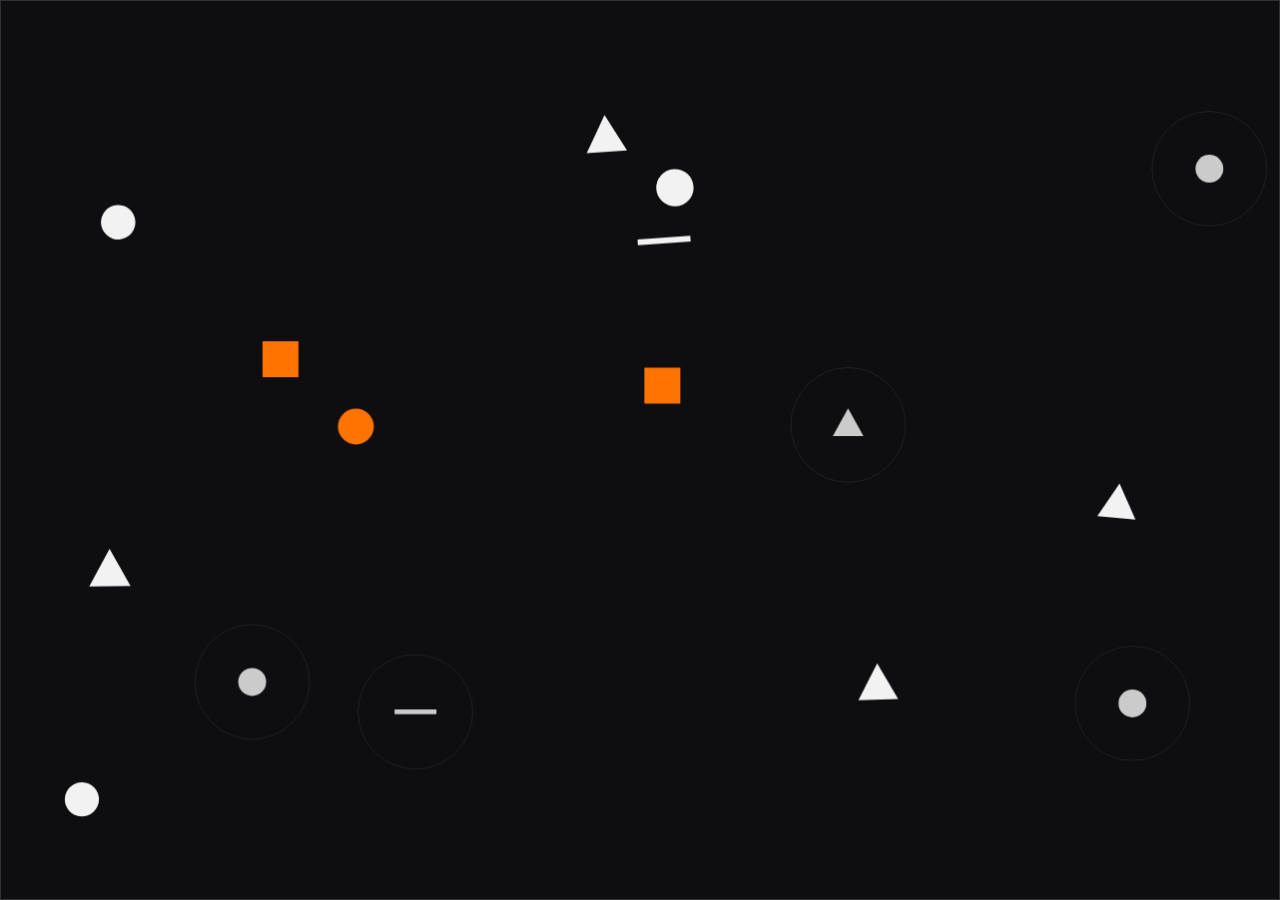
<file: Bloque-2/empatia/index.html>
<!DOCTYPE html>
<html lang="es">
<head>
  <meta charset="UTF-8">
  <title>Empatía</title>
  <link rel="stylesheet" href="../../variables.css">
  <link rel="stylesheet" href="style.css">
</head>
<body>
  <div id="contenedor-empatia" class="contenedor-interfaz">
    <canvas id="canvas-empatia"></canvas>
  </div>
  <script src="script.js"></script>
</body>
</html>
</file>
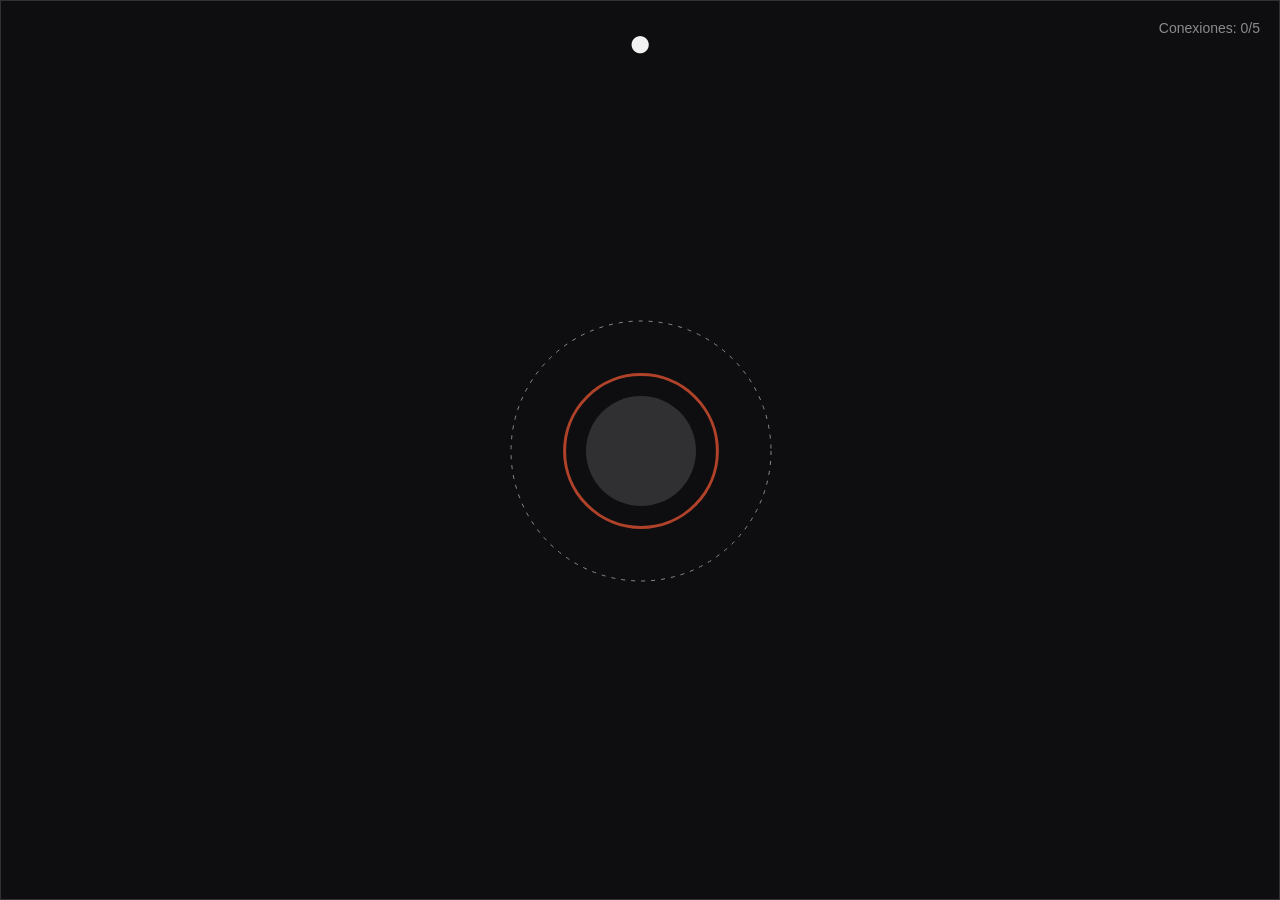
<file: Bloque-2/identidad/index.html>
<!DOCTYPE html>
<html lang="es">
<head>
  <meta charset="UTF-8">
  <title>Empatía</title>
  <link rel="stylesheet" href="../../variables.css">
  <link rel="stylesheet" href="style.css">
</head>
<body>
  <div id="info">Conexiones: <span id="contadorConexiones">0</span>/<span id="totalConexiones">5</span></div>
  <div id="bandeja"></div>
  <div id="canvas-empatia" class="contenedor-interfaz">
    <canvas id="lienzo"></canvas>
  </div>

  <script src="script.js"></script>
</body>
</html>
</file>
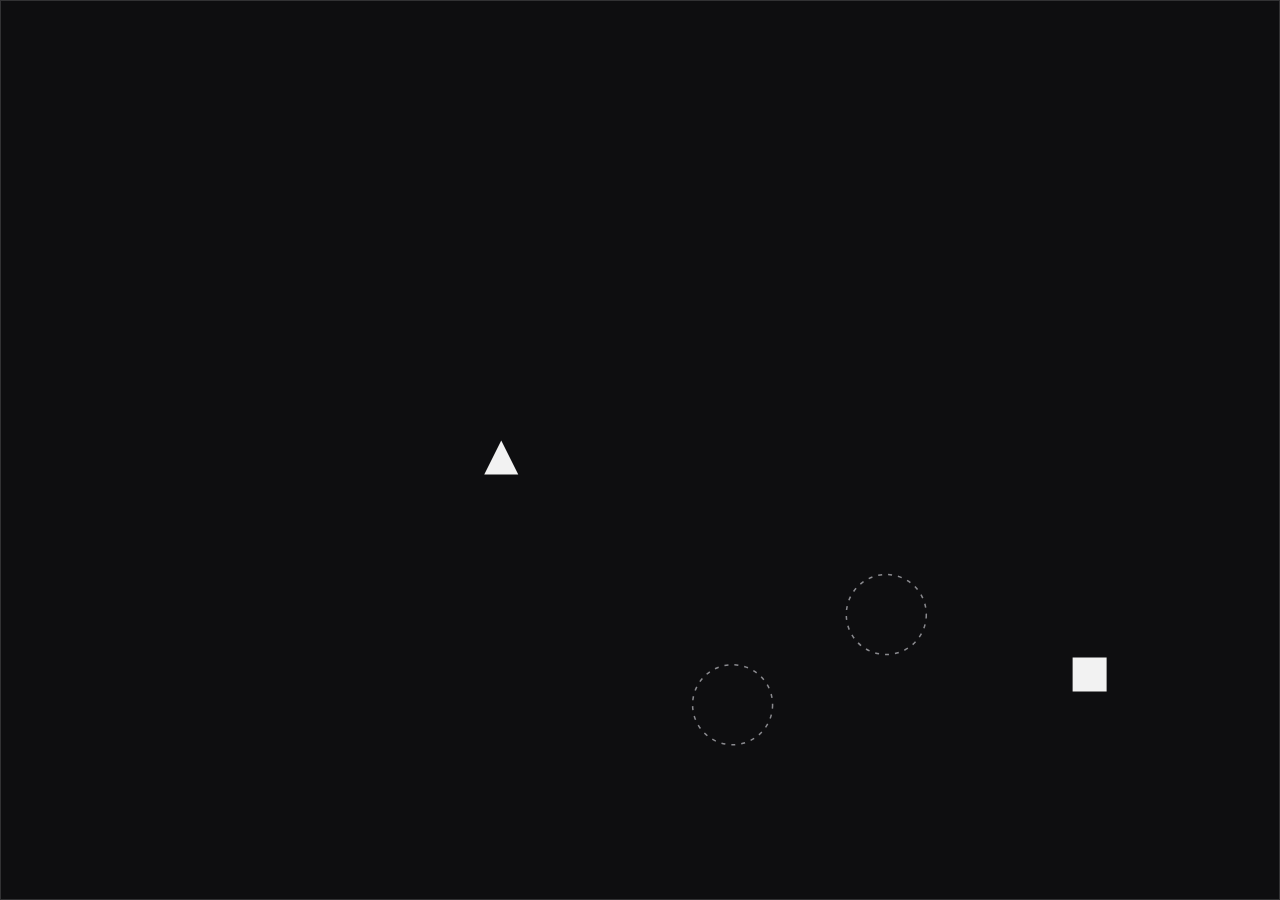
<file: Bloque-3/ansiedad/index.html>
<!DOCTYPE html>
<html lang="es">
<head>
  <meta charset="UTF-8">
  <title>Ansiedad</title>
  <link rel="stylesheet" href="../../variables.css">
  <link rel="stylesheet" href="style.css">
</head>
<body>
  <div id="info">
    <span><span id="contadorResueltas"></span></span>
    <span> <span id="contadorPerdidas"></span></span>
  </div>
  <div id="canvas-ansiedad" class="contenedor-interfaz">
    <canvas id="lienzo"></canvas>
  </div>

  <script src="script.js"></script>
</body>
</html>
</file>
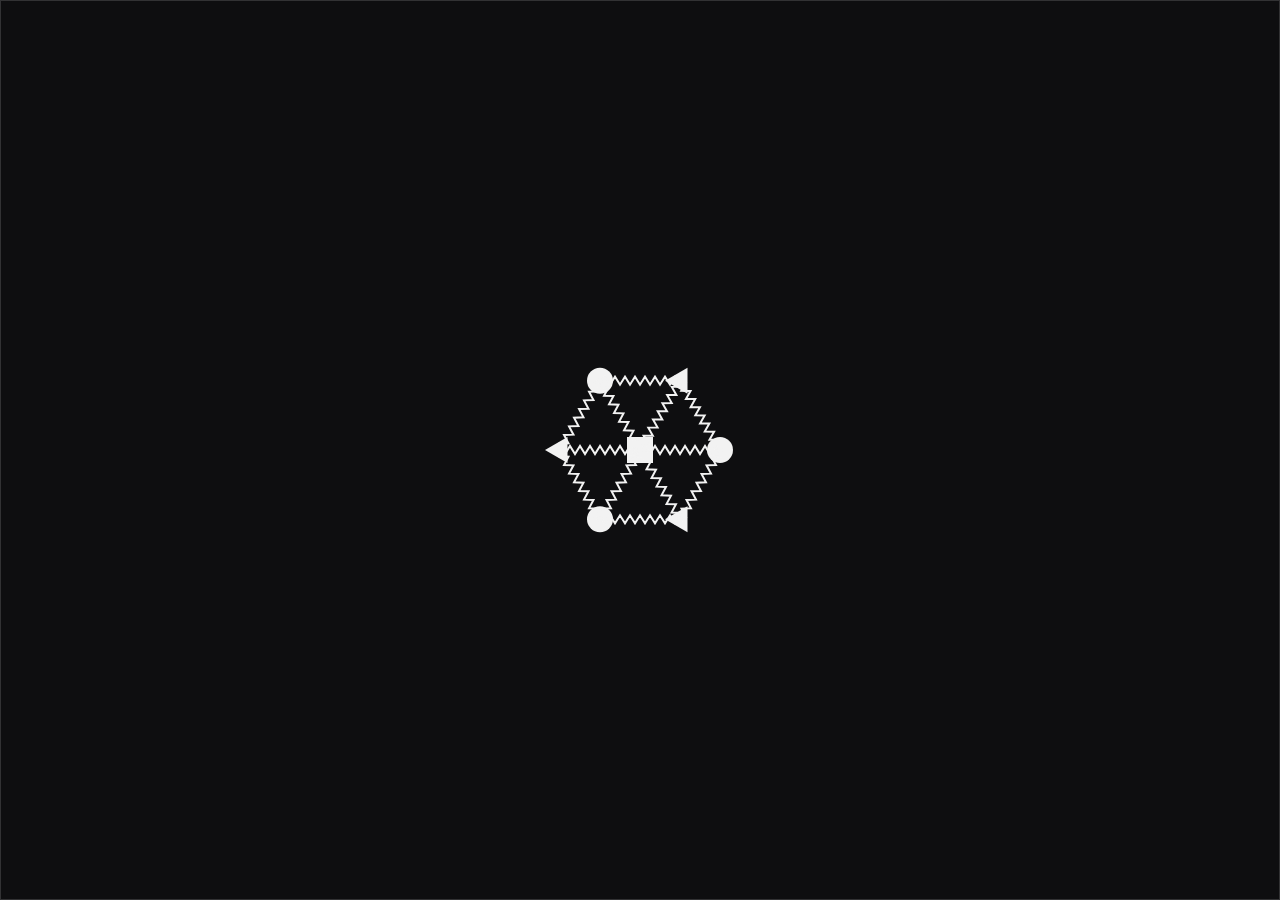
<file: Bloque-3/expectativa/index.html>
<!DOCTYPE html>
<html lang="es">
<head>
    <meta charset="UTF-8">
    <title>Expectativa</title>
    <link rel="stylesheet" href="../../variables.css">
    <link rel="stylesheet" href="style.css">
</head>
<body>
    <!-- Un único contenedor para la interfaz -->
    <div id="contenedor-expectativa" class="contenedor-interfaz"></div>
    <div id="overlay-dolor" style="position: absolute; top: 0; left: 0; width: 100vw; height: 100vh; pointer-events: none; z-index: 10; background-color: rgba(20, 0, 0, 0);"></div>

    <script src="../../libs/matter.min.js"></script>
    <script src="../../general/engine-helpers.js"></script>
    <script src="script.js"></script>
</body>
</html>
</file>
<file: variables.css>
/* variables.css — identidad visual compartida por las 9 interfaces */
:root {
  /* Paleta cromática general del sistema */
  --color-fondo: #0e0e10;
  --color-figura-primaria: #f2f2f2;
  --color-figura-secundaria: #8a8a8f;
  --color-acento: #d94f30;

  /* Clave tonal: contraste alto, bajo-clave (fondo oscuro) */
  --color-borde: rgba(255, 255, 255, 0.15);

  /* Tipografía */
  --font-sistema: 'Helvetica Neue', Arial, sans-serif;
}

body {
  margin: 0;
  background: var(--color-fondo);
  font-family: var(--font-sistema);
  color: var(--color-figura-primaria);
  overflow: hidden;
}

/* Marco de encierro común a las 9 interfaces */
.contenedor-interfaz {
  width: 100vw;
  height: 100vh;
  display: flex;
  align-items: center;
  justify-content: center;
  border: 1px solid var(--color-borde);
  box-sizing: border-box;
}

.mapa-sistema {
  max-width: 900px;
  margin: 0 auto;
  padding: 60px 24px;
}

.mapa-sistema h1 {
  font-size: 22px;
  font-weight: 400;
  color: var(--color-figura-secundaria);
  margin-bottom: 48px;
  line-height: 1.4;
}

.bloque {
  margin-bottom: 40px;
  padding-bottom: 40px;
  border-bottom: 1px solid var(--color-borde);
}

.bloque h2 {
  font-size: 14px;
  text-transform: uppercase;
  letter-spacing: 1px;
  color: var(--color-figura-secundaria);
  margin-bottom: 16px;
}

.lista-interfaces {
  display: flex;
  gap: 16px;
  flex-wrap: wrap;
}

.lista-interfaces a {
  color: var(--color-figura-primaria);
  text-decoration: none;
  font-size: 20px;
  padding: 12px 20px;
  border: 1px solid var(--color-borde);
  transition: background 0.2s;
}

.lista-interfaces a:hover {
  background: var(--color-acento);
  border-color: var(--color-acento);
}
</file>
<file: Bloque-2/empatia/style.css>
#contenedor-empatia {
  position: relative;
  width: 100vw;
  height: 100vh;
  overflow: hidden;
  background-color: var(--color-fondo);
  touch-action: none;
  transition: background-color 2s ease; /* Transición súper lenta para la armonía */
}

/* Clase que se añade por JS cuando todas las figuras están bien */
#contenedor-empatia.armonia-total {
  background-color: #1a1a24; /* Un tono ligeramente más cálido/profundo que el fondo base */
}

#canvas-empatia {
  display: block;
  width: 100%;
  height: 100%;
}
</file>
<file: Bloque-2/identidad/style.css>
#canvas-empatia {
  position: relative;
  width: 100vw;
  height: 100vh;
  overflow: hidden;
}

#lienzo {
  position: absolute;
  top: 0;
  left: 0;
  -webkit-user-drag: none;
  user-select: none;
  touch-action: none;
}

#bandeja {
  position: fixed;
  top: 20px;
  left: 50%;
  transform: translateX(-50%);
  display: flex;
  gap: 24px;
  z-index: 10;
}

.figura-arrastrable {
  font-size: 40px;
  color: var(--color-figura-primaria);
  cursor: grab;
  user-select: none;
  touch-action: none;
}

#info {
  position: fixed;
  top: 20px;
  right: 20px;
  color: var(--color-figura-secundaria);
  font-size: 14px;
  z-index: 10;
}
</file>
<file: Bloque-3/ansiedad/style.css>
#canvas-ansiedad {
  position: relative;
  width: 100vw;
  height: 100vh;
  overflow: hidden;
}

#lienzo {
  position: absolute;
  top: 0;
  left: 0;
  -webkit-user-drag: none;
  user-select: none;
  touch-action: none;
  cursor: grab;
}

#info {
  position: fixed;
  top: 20px;
  left: 50%;
  transform: translateX(-50%);
  display: flex;
  gap: 24px;
  color: var(--color-figura-secundaria);
  font-size: 14px;
  z-index: 5;
}
</file>
<file: Bloque-3/expectativa/style.css>
body, html {
  margin: 0;
  padding: 0;
  overflow: hidden;
  background-color: var(--color-fondo); /* Asegurate de que esta variable exista en variables.css */
}

#contenedor-expectativa {
  width: 100vw;
  height: 100vh;
  position: relative;
}

#contenedor-expectativa canvas {
  display: block;
  /* Evita comportamientos raros del navegador al arrastrar o mantener presionado */
  touch-action: none; 
  user-select: none;
  -webkit-user-select: none;
}
</file>
